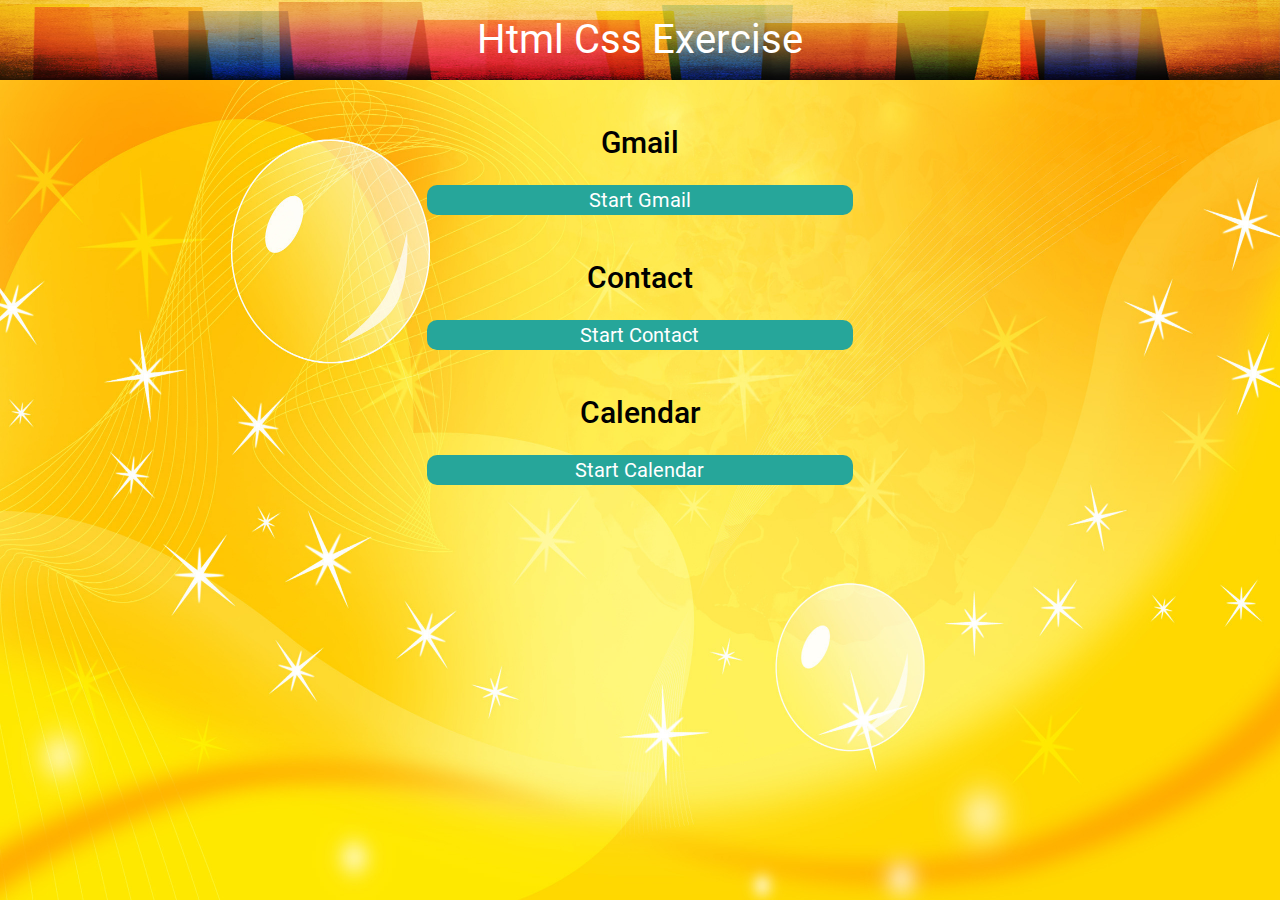
<file: index.html>
<!DOCTYPE html>
<html>
<head>
	<title>Select Menu</title>
	<!--Import Google Icon Font-->
    <link href="http://fonts.googleapis.com/icon?family=Material+Icons" rel="stylesheet">
    <!--Import materialize.css-->
    <link type="text/css" rel="stylesheet" href="css/materialize.min.css"  media="screen,projection"/>
    <link rel="stylesheet" type="text/css" href="css/index.css">
    <!--Let browser know website is optimized for mobile-->
    <meta name="viewport" content="width=device-width, initial-scale=1.0"/>
</head>
<body>
    <div class="header row">
        <a>Html Css Exercise</a>
    </div>
	<div class="contain-fluid page">
		<div class="row head">
            <p><strong>Gmail</strong></p>
        </div>
        <div class="row">
            <div class="button teal lighten-1 col s10 m4 offset-s1 offset-m4">
                <a href="gmail.html">Start Gmail</a>
            </div>
        </div>
		<div class="row head">
            <p><strong>Contact</strong></p>
        </div>
        <div class="row">
            <div class="button teal lighten-1 col s10 m4 offset-s1 offset-m4">
                <a href="contact.html">Start Contact</a>
            </div>
        </div>
        <div class="row head">
            <p><strong>Calendar</strong></p>
        </div>
        <div class="row">
            <div class="button teal lighten-1 col s10 m4 offset-s1 offset-m4">
                <a href="calendar.html">Start  Calendar</a>
            </div>
        </div>
	</div>
</body>
</html>
</file>
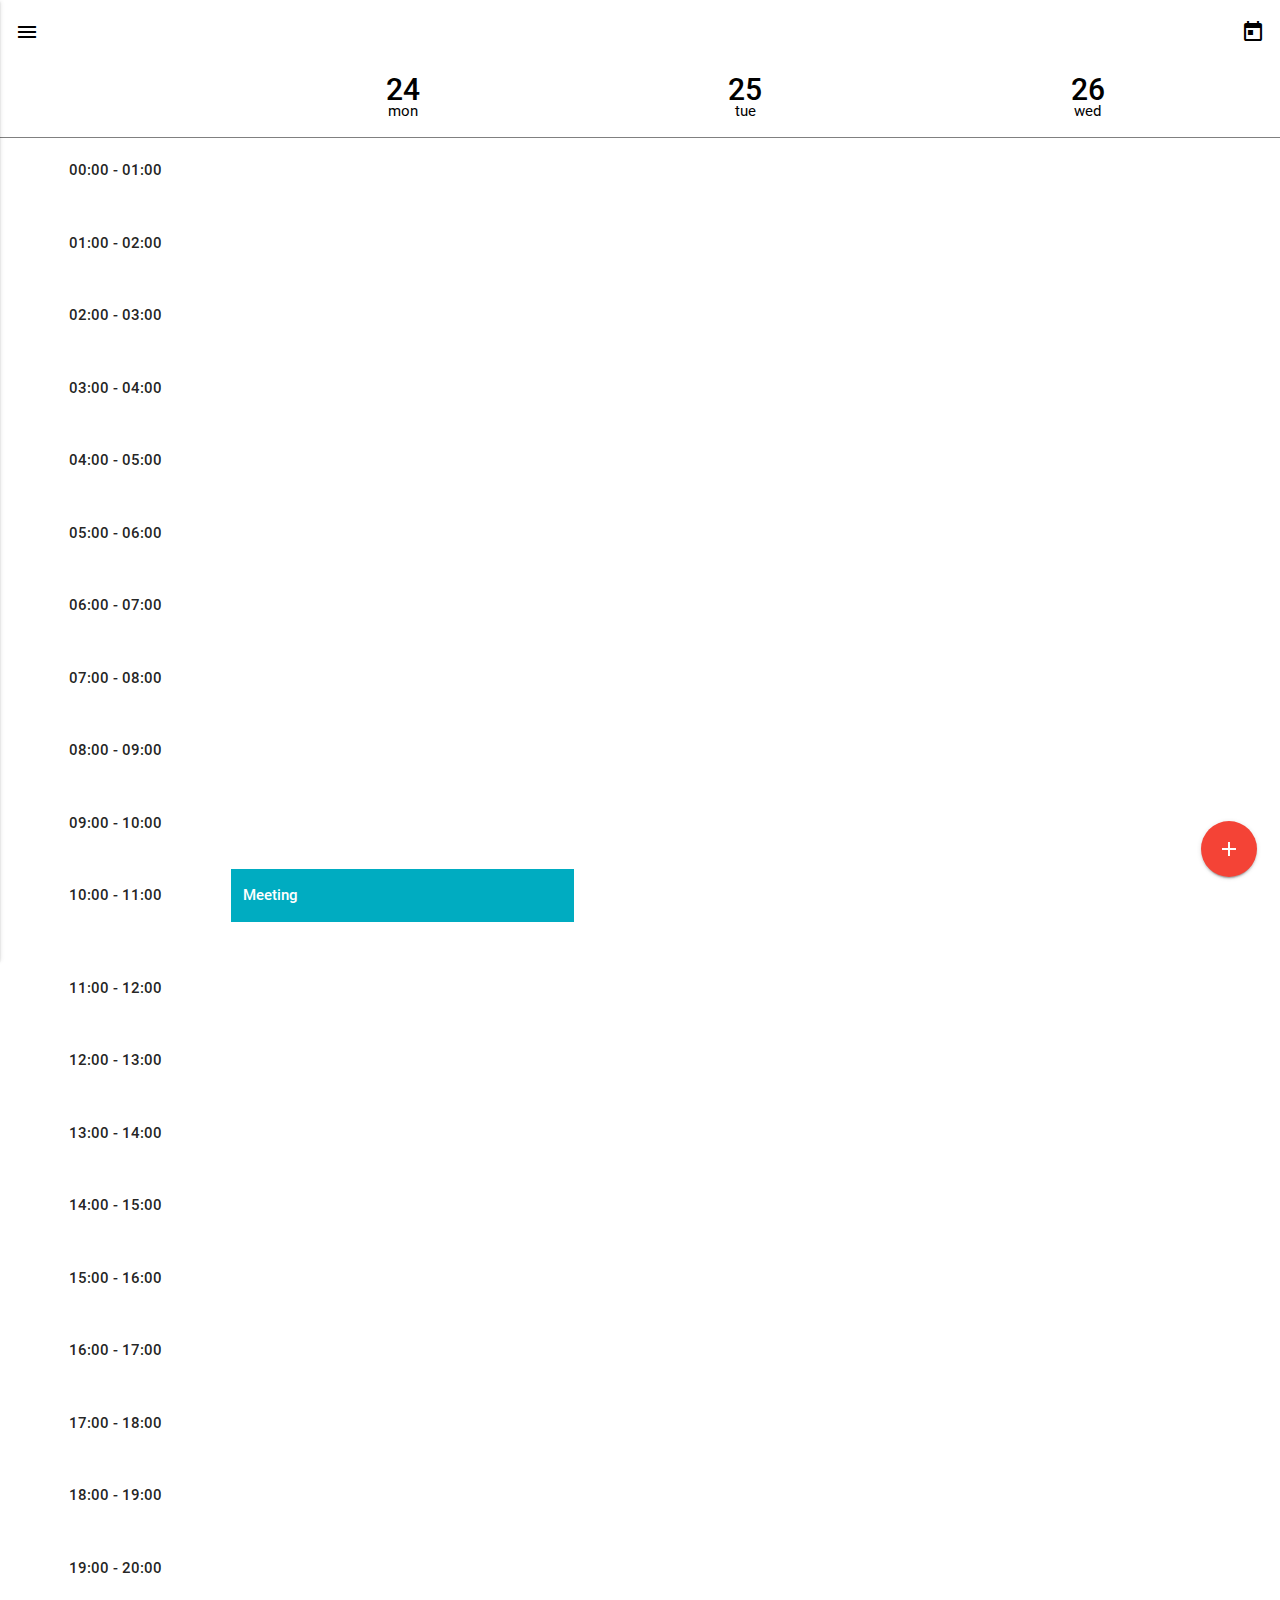
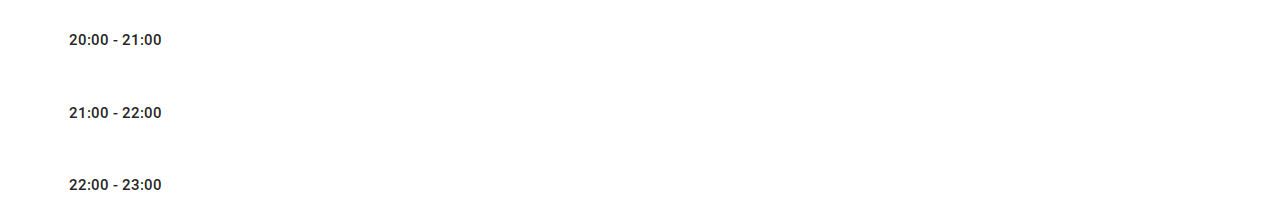
<file: calendar-3day.html>
<!DOCTYPE html>
<html>
<head>
	<title>Calendar day</title>
	<!--Import Google Icon Font-->
    <link href="http://fonts.googleapis.com/icon?family=Material+Icons" rel="stylesheet">
    <!--Import materialize.css-->
    <link type="text/css" rel="stylesheet" href="css/materialize.min.css"  media="screen,projection"/>
    <link rel="stylesheet" type="text/css" href="css/calendar-3day.css">
    <!--Let browser know website is optimized for mobile-->
    <meta name="viewport" content="width=device-width, initial-scale=1.0"/>
</head>
<body>
	<script type="text/javascript" src="https://code.jquery.com/jquery-2.1.1.min.js"></script>
    <script type="text/javascript" src="js/materialize.min.js"></script>
    <div class="navbar-fixed">
	    <nav>
	      	<div class="nav-wrapper white">
			    <ul class="left">
			    	<li><a href="#" data-activates="slide-out" class="button black-text"><i class="material-icons medium">menu</i></a></li>
			    	<li><a class="dropdown-button" href="#!" data-activates="dropdown1">Dropdown<i class="material-icons right">arrow_drop_down</i></a></li>
			    </ul>
			    <ul class="right">
			    	<li><a href="#" class="black-text"><i class="material-icons medium">today</i></a></li>
			    </ul>
	      	</div>
	      	<div class="today-event row white">
	      		<div class="col s8 m10 offset-s4 offset-m2">
	      			<div class="col s4 m4">
	      				<p><a class="black-text date" href="calendar-day.html"><strong>24</strong></a></p>
	      				<p><a class="black-text day">mon</a></p>
	      			</div>
	      			<div class="col s4 m4">
	      				<p><a class="black-text date" href="calendar-day.html"><strong>25</strong></a></p>
	      				<p><a class="black-text day">tue</a></p>
	      			</div>
	      			<div class="col s4 m4">
	      				<p><a class="black-text date" href="calendar-day.html"><strong>26</strong></a></p>
	      				<p><a class="black-text day">wed</a></p>
	      			</div>
	      		</div>
	      	</div>
	    </nav>
	</div>
	<ul id="slide-out" class="side-nav">
		<li><a id="side-nav-head"><strong>Google Calendar</strong></a></li>
		<li><a href="#"><i class="material-icons">view_agenda</i>Schedule</a></li>
		<li><a href="calendar-day.html"><i class="material-icons">view_day</i>Day</a></li>
		<li><a href="calendar-3day.html"><i class="material-icons">view_week</i>3 Day</a></li>
		<li><a href="calendar-week.html"><i class="material-icons">view_week</i>Week</a></li>
		<li><a href="calendar.html"><i class="material-icons">view_module</i>Month</a></li>
		<li><a href="#"><i class="material-icons">search</i>Search</a></li>
		<li><div class="divider"></div></li>
		<li><a href="#!"><i class="material-icons">settings</i>Settings</a></li>
		<li><a href="#!"><i class="material-icons">help</i>Help&feedback</a></li>
		<li><a href="index.html"><i class="material-icons"></i>Log out</a></li>
	</ul>
	<script type="text/javascript">
		$(".button").sideNav();
	</script>
	<div class="row time1 time"><div class="col s4 m2"><p><strong>00:00 - 01:00</strong></p></div></div>
	<div class="row time"><div class="col s4 m2"><p><strong>01:00 - 02:00</strong></p></div></div>
	<div class="row time"><div class="col s4 m2"><p><strong>02:00 - 03:00</strong></p></div></div>
	<div class="row time"><div class="col s4 m2"><p><strong>03:00 - 04:00</strong></p></div></div>
	<div class="row time"><div class="col s4 m2"><p><strong>04:00 - 05:00</strong></p></div></div>
	<div class="row time"><div class="col s4 m2"><p><strong>05:00 - 06:00</strong></p></div></div>
	<div class="row time"><div class="col s4 m2"><p><strong>06:00 - 07:00</strong></p></div></div>
	<div class="row time"><div class="col s4 m2"><p><strong>07:00 - 08:00</strong></p></div></div>
	<div class="row time"><div class="col s4 m2"><p><strong>08:00 - 09:00</strong></p></div></div>
	<div class="row time"><div class="col s4 m2"><p><strong>09:00 - 10:00</strong></p></div></div>
	<div class="row time">
		<div class="col s4 m2"><p><strong>10:00 - 11:00</strong></p></div>
		<div class="col s8 m10 row">
			<div class="col s4 m4 event"><p><a href="calendar-event.html"><strong>Meeting</strong></a></p></div>	
		</div>
	</div>
	<div class="row time"><div class="col s4 m2"><p><strong>11:00 - 12:00</strong></p></div></div>
	<div class="row time"><div class="col s4 m2"><p><strong>12:00 - 13:00</strong></p></div></div>
	<div class="row time"><div class="col s4 m2"><p><strong>13:00 - 14:00</strong></p></div></div>
	<div class="row time"><div class="col s4 m2"><p><strong>14:00 - 15:00</strong></p></div></div>
	<div class="row time"><div class="col s4 m2"><p><strong>15:00 - 16:00</strong></p></div></div>
	<div class="row time"><div class="col s4 m2"><p><strong>16:00 - 17:00</strong></p></div></div>
	<div class="row time"><div class="col s4 m2"><p><strong>17:00 - 18:00</strong></p></div></div>
	<div class="row time"><div class="col s4 m2"><p><strong>18:00 - 19:00</strong></p></div></div>
	<div class="row time"><div class="col s4 m2"><p><strong>19:00 - 20:00</strong></p></div></div>
	<div class="row time"><div class="col s4 m2"><p><strong>20:00 - 21:00</strong></p></div></div>
	<div class="row time"><div class="col s4 m2"><p><strong>21:00 - 22:00</strong></p></div></div>
	<div class="row time"><div class="col s4 m2"><p><strong>22:00 - 23:00</strong></p></div></div>

	<div class="fixed-action-btn click-to-toggle">
	    <a href="#" class="btn-floating btn-large red">
	    	<i class="large material-icons">add</i>
	    </a>
	    <ul>
	      <li><a class="btn-floating blue"><i class="material-icons">flag</i></a></li>
	      <li><a class="btn-floating blue"><i class="material-icons">notifications</i></a></li>
	      <li><a href="calendar-new-event.html" class="btn-floating blue"><i class="material-icons">today</i></a></li>
	    </ul>
	</div>
</body>
</html>
</file>
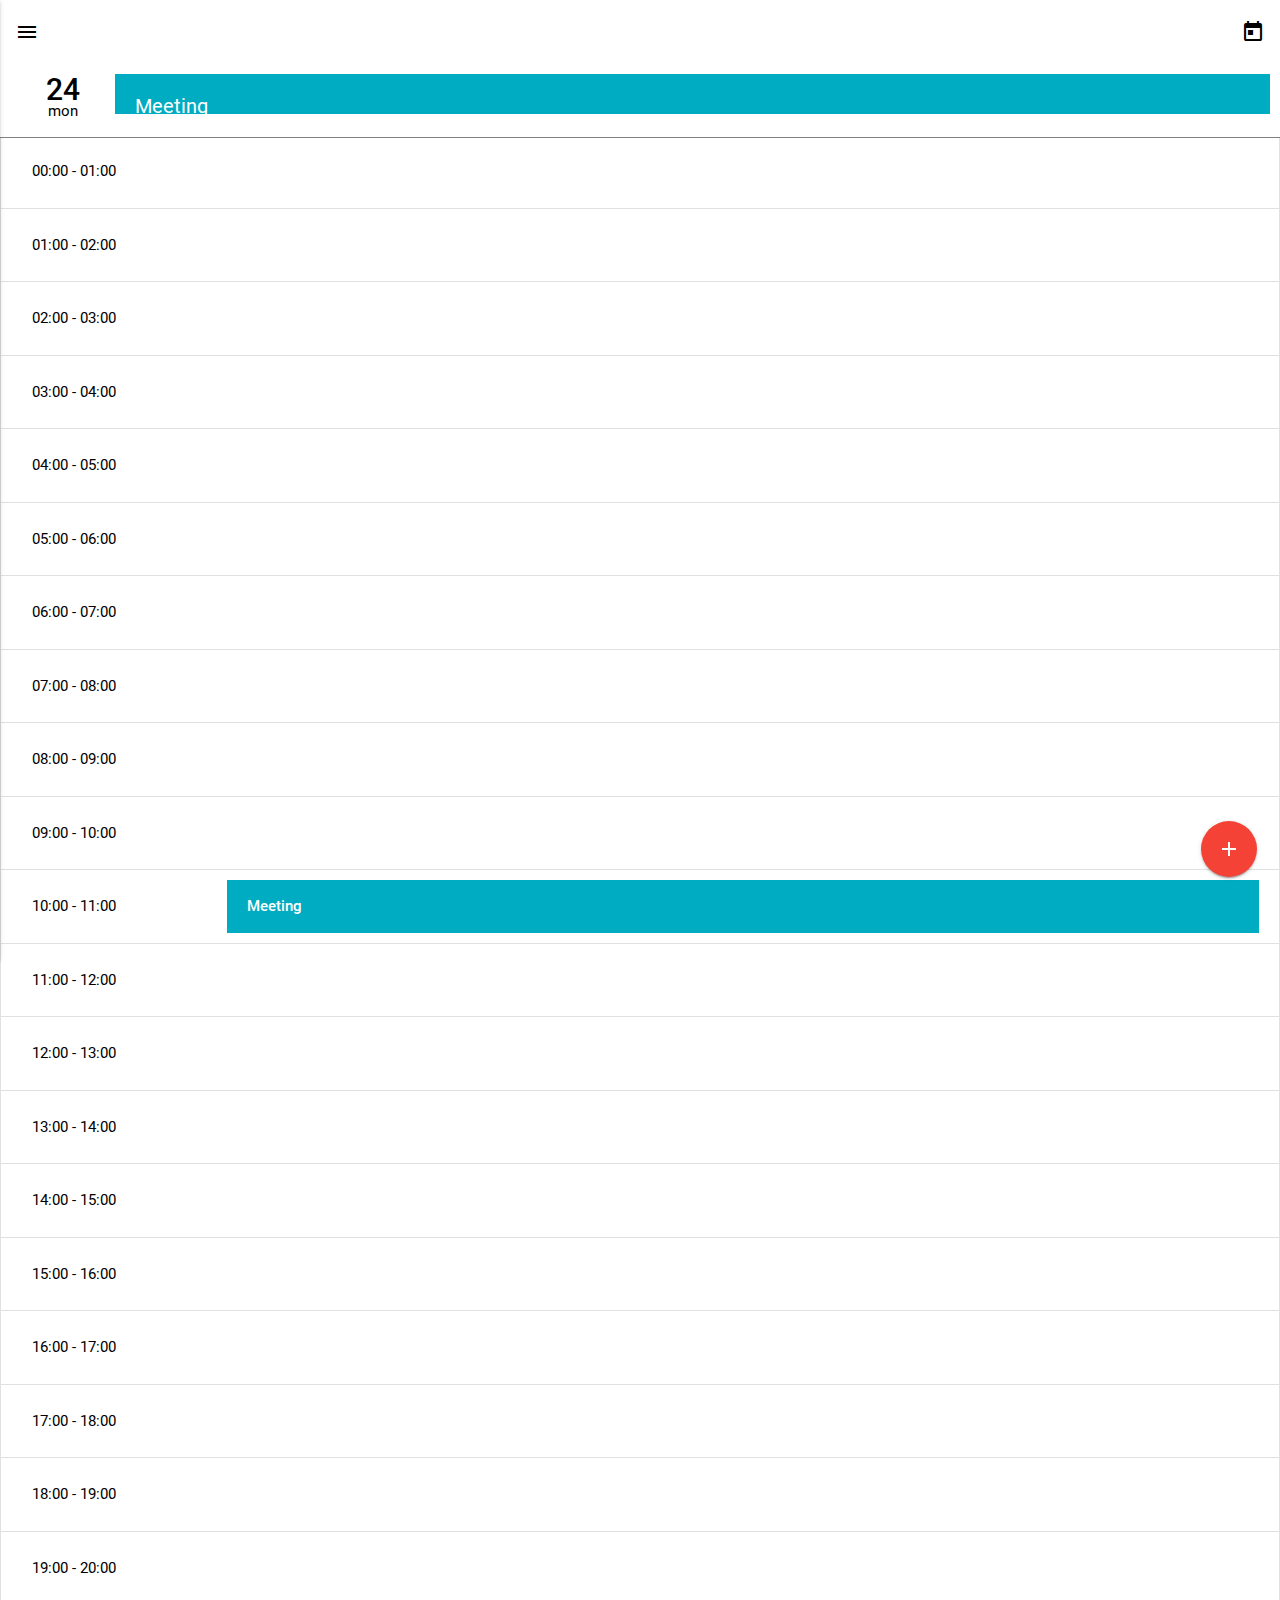
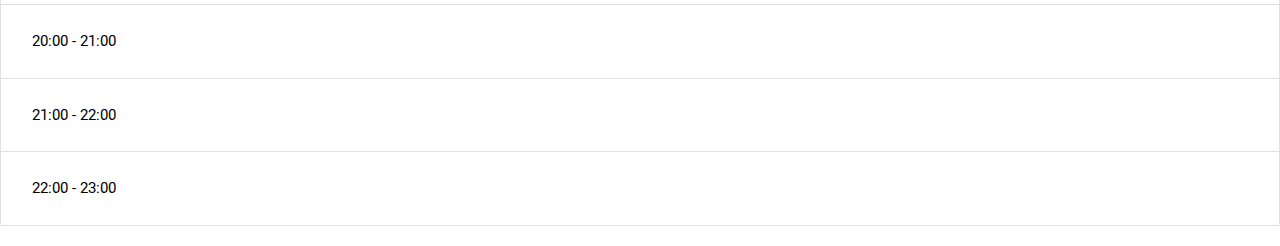
<file: calendar-day.html>
<!DOCTYPE html>
<html>
<head>
	<title>Calendar day</title>
	<!--Import Google Icon Font-->
    <link href="http://fonts.googleapis.com/icon?family=Material+Icons" rel="stylesheet">
    <!--Import materialize.css-->
    <link type="text/css" rel="stylesheet" href="css/materialize.min.css"  media="screen,projection"/>
    <link rel="stylesheet" type="text/css" href="css/calendar-day.css">
    <!--Let browser know website is optimized for mobile-->
    <meta name="viewport" content="width=device-width, initial-scale=1.0"/>
</head>
<body>
	<script type="text/javascript" src="https://code.jquery.com/jquery-2.1.1.min.js"></script>
    <script type="text/javascript" src="js/materialize.min.js"></script>
    <div class="navbar-fixed">
	    <nav>
	      	<div class="nav-wrapper white">
			    <ul class="left">
			    	<li><a href="#" data-activates="slide-out" class="button black-text"><i class="material-icons medium">menu</i></a></li>
			    	<li><a class="dropdown-button" href="#!" data-activates="dropdown1">Dropdown<i class="material-icons right">arrow_drop_down</i></a></li>
			    </ul>
			    <ul class="right">
			    	<li><a href="#" class="black-text"><i class="material-icons medium">today</i></a></li>
			    </ul>
	      	</div>
	      	<div class="today-event row white">
	      		<div class="col s2 m1">
	      			<p><a class="black-text date"><strong>24</strong></a></p>
	      			<p><a class="black-text day">mon</a></p>
	      		</div>
	      		<div class="col s10 m11 event-name">
	      			<a class="white-text">Meeting</a>
	      		</div>
	      	</div>
	    </nav>
	</div>
	<ul id="slide-out" class="side-nav">
		<li><a id="side-nav-head"><strong>Google Calendar</strong></a></li>
		<li><a href="#"><i class="material-icons">view_agenda</i>Schedule</a></li>
		<li><a href="calendar-day.html"><i class="material-icons">view_day</i>Day</a></li>
		<li><a href="calendar-3day.html"><i class="material-icons">view_week</i>3 Day</a></li>
		<li><a href="calendar-week.html"><i class="material-icons">view_week</i>Week</a></li>
		<li><a href="calendar.html"><i class="material-icons">view_module</i>Month</a></li>
		<li><a href="#"><i class="material-icons">search</i>Search</a></li>
		<li><div class="divider"></div></li>
		<li><a href="#!"><i class="material-icons">settings</i>Settings</a></li>
		<li><a href="#!"><i class="material-icons">help</i>Help&feedback</a></li>
		<li><a href="index.html"><i class="material-icons"></i>Log out</a></li>
	</ul>
	<script type="text/javascript">
		$(".button").sideNav();
	</script>
	<div class="row time-list collection">
		<a class="collection-item row"><div class="col s4 m2"><p>00:00 - 01:00</p></div></a>
		<a class="collection-item row"><div class="col s4 m2"><p>01:00 - 02:00</p></div></a>
		<a class="collection-item row"><div class="col s4 m2"><p>02:00 - 03:00</p></div></a>
		<a class="collection-item row"><div class="col s4 m2"><p>03:00 - 04:00</p></div></a>
		<a class="collection-item row"><div class="col s4 m2"><p>04:00 - 05:00</p></div></a>
		<a class="collection-item row"><div class="col s4 m2"><p>05:00 - 06:00</p></div></a>
		<a class="collection-item row"><div class="col s4 m2"><p>06:00 - 07:00</p></div></a>
		<a class="collection-item row"><div class="col s4 m2"><p>07:00 - 08:00</p></div></a>
		<a class="collection-item row"><div class="col s4 m2"><p>08:00 - 09:00</p></div></a>
		<a class="collection-item row"><div class="col s4 m2"><p>09:00 - 10:00</p></div></a>
		<a href="calendar-event.html" class="collection-item row"><div class="col s4 m2"><p>10:00 - 11:00</p></div><div class="col s8 m10 event"><p><strong>Meeting</strong></p></div></a>
		<a class="collection-item row"><div class="col s4 m2"><p>11:00 - 12:00</p></div></a>
		<a class="collection-item row"><div class="col s4 m2"><p>12:00 - 13:00</p></div></a>
		<a class="collection-item row"><div class="col s4 m2"><p>13:00 - 14:00</p></div></a>
		<a class="collection-item row"><div class="col s4 m2"><p>14:00 - 15:00</p></div></a>
		<a class="collection-item row"><div class="col s4 m2"><p>15:00 - 16:00</p></div></a>
		<a class="collection-item row"><div class="col s4 m2"><p>16:00 - 17:00</p></div></a>
		<a class="collection-item row"><div class="col s4 m2"><p>17:00 - 18:00</p></div></a>
		<a class="collection-item row"><div class="col s4 m2"><p>18:00 - 19:00</p></div></a>
		<a class="collection-item row"><div class="col s4 m2"><p>19:00 - 20:00</p></div></a>
		<a class="collection-item row"><div class="col s4 m2"><p>20:00 - 21:00</p></div></a>
		<a class="collection-item row"><div class="col s4 m2"><p>21:00 - 22:00</p></div></a>
		<a class="collection-item row"><div class="col s4 m2"><p>22:00 - 23:00</p></div></a>
	</div>
	<div class="fixed-action-btn click-to-toggle">
	    <a href="#" class="btn-floating btn-large red">
	    	<i class="large material-icons">add</i>
	    </a>
	    <ul>
	      <li><a class="btn-floating blue"><i class="material-icons">flag</i></a></li>
	      <li><a class="btn-floating blue"><i class="material-icons">notifications</i></a></li>
	      <li><a href="calendar-new-event.html" class="btn-floating blue"><i class="material-icons">today</i></a></li>
	    </ul>
	</div>
</body>
</html>
</file>
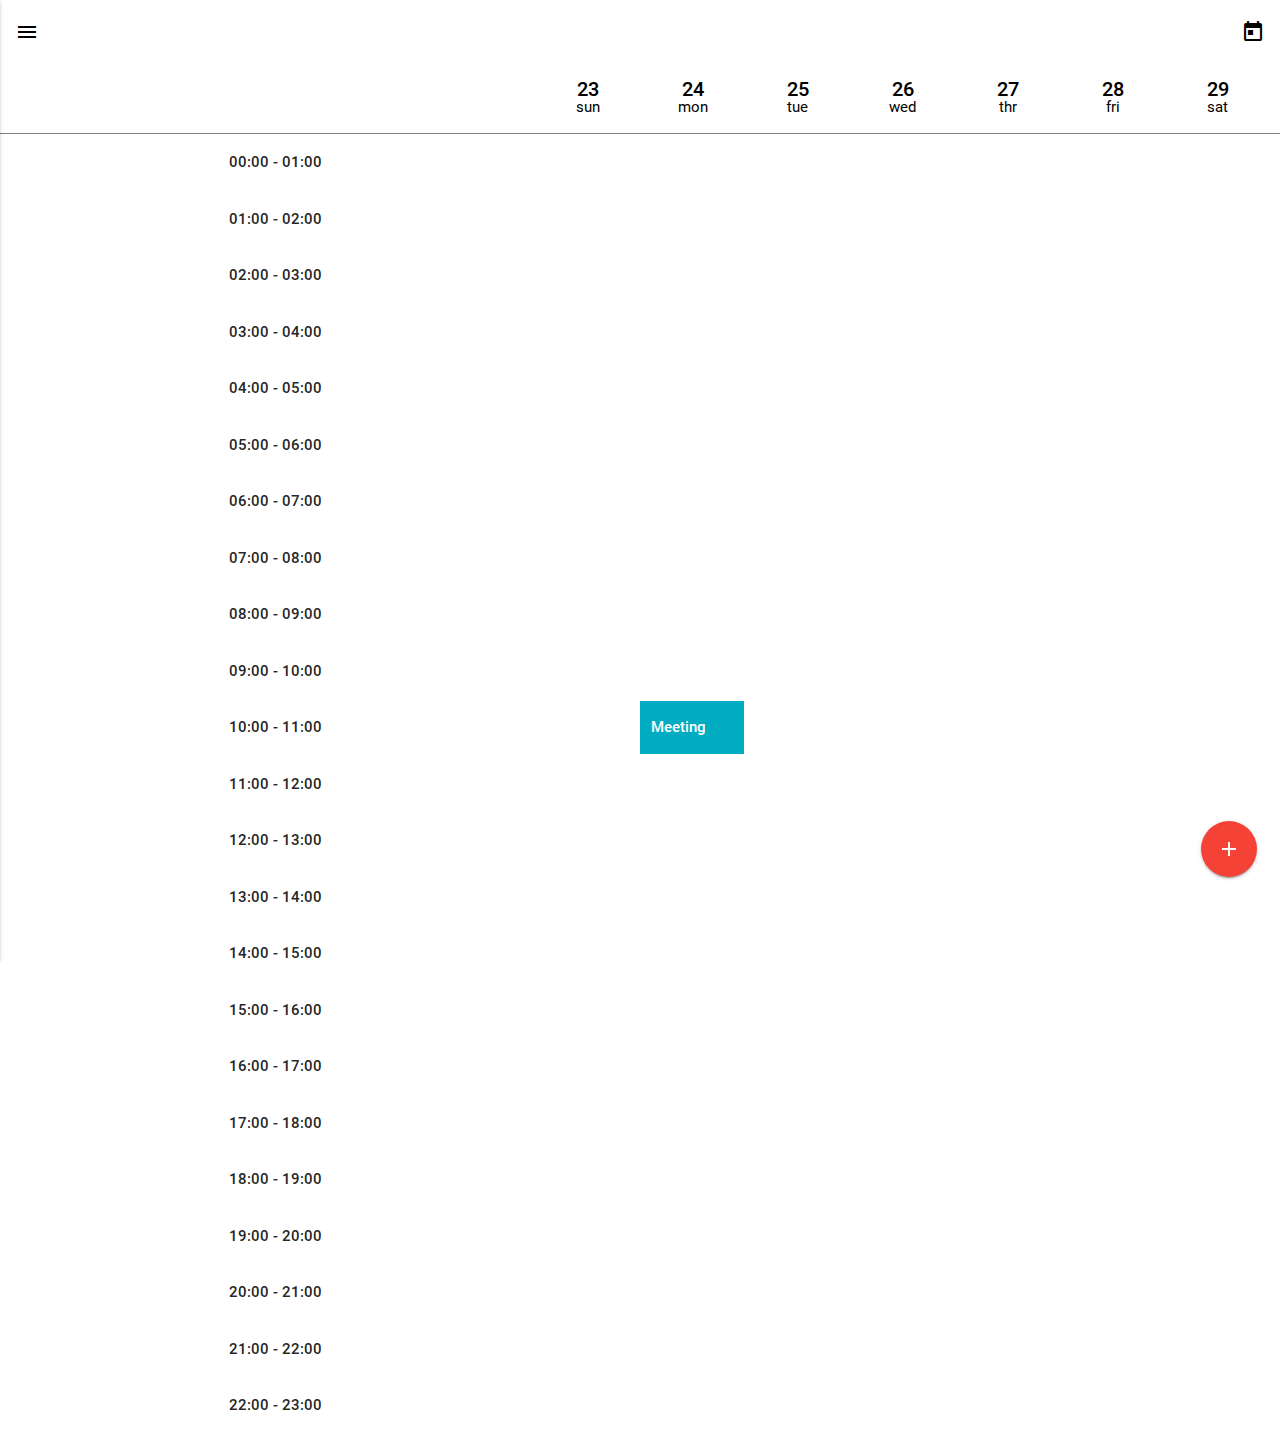
<file: calendar-week.html>
<!DOCTYPE html>
<html>
<head>
	<title>Calendar day</title>
	<!--Import Google Icon Font-->
    <link href="http://fonts.googleapis.com/icon?family=Material+Icons" rel="stylesheet">
    <!--Import materialize.css-->
    <link type="text/css" rel="stylesheet" href="css/materialize.min.css"  media="screen,projection"/>
    <link rel="stylesheet" type="text/css" href="css/calendar-week.css">
    <!--Let browser know website is optimized for mobile-->
    <meta name="viewport" content="width=device-width, initial-scale=1.0"/>
</head>
<body>
	<script type="text/javascript" src="https://code.jquery.com/jquery-2.1.1.min.js"></script>
    <script type="text/javascript" src="js/materialize.min.js"></script>
    <div class="navbar-fixed">
	    <nav>
	      	<div class="nav-wrapper white">
			    <ul class="left">
			    	<li><a href="#" data-activates="slide-out" class="button black-text"><i class="material-icons medium">menu</i></a></li>
			    	<li><a class="dropdown-button" href="#!" data-activates="dropdown1">Dropdown<i class="material-icons right">arrow_drop_down</i></a></li>
			    </ul>
			    <ul class="right">
			    	<li><a href="#" class="black-text"><i class="material-icons medium">today</i></a></li>
			    </ul>
	      	</div>
	      	<div class="today-event row white">
	      		<div class="col s1 m1 offset-s5 offset-m5 today">
	      			<p><a class="black-text date" href="calendar-day.html"><strong>23</strong></a></p>
	      			<p><a class="black-text day">sun</a></p>
	      		</div>
	      		<div class="col s1 m1 today">
	      			<p><a class="black-text date" href="calendar-day.html"><strong>24</strong></a></p>
	      			<p><a class="black-text day">mon</a></p>
	      		</div>
	      		<div class="col s1 m1 today">
	      			<p><a class="black-text date" href="calendar-day.html"><strong>25</strong></a></p>
	      			<p><a class="black-text day">tue</a></p>
	      		</div>
	      		<div class="col s1 m1 today">
	      			<p><a class="black-text date" href="calendar-day.html"><strong>26</strong></a></p>
	      			<p><a class="black-text day">wed</a></p>
	      		</div>
	      		<div class="col s1 m1 today">
	      			<p><a class="black-text date" href="calendar-day.html"><strong>27</strong></a></p>
	      			<p><a class="black-text day">thr</a></p>
	      		</div>
	      		<div class="col s1 m1 today">
	      			<p><a class="black-text date" href="calendar-day.html"><strong>28</strong></a></p>
	      			<p><a class="black-text day">fri</a></p>
	      		</div>
	      		<div class="col s1 m1 today">
	      			<p><a class="black-text date" href="calendar-day.html"><strong>29</strong></a></p>
	      			<p><a class="black-text day">sat</a></p>
	      		</div>
	      	</div>
	    </nav>
	</div>
	<ul id="slide-out" class="side-nav">
		<li><a id="side-nav-head"><strong>Google Calendar</strong></a></li>
		<li><a href="#"><i class="material-icons">view_agenda</i>Schedule</a></li>
		<li><a href="calendar-day.html"><i class="material-icons">view_day</i>Day</a></li>
		<li><a href="calendar-3day.html"><i class="material-icons">view_week</i>3 Day</a></li>
		<li><a href="calendar-week.html"><i class="material-icons">view_week</i>Week</a></li>
		<li><a href="calendar.html"><i class="material-icons">view_module</i>Month</a></li>
		<li><a href="#"><i class="material-icons">search</i>Search</a></li>
		<li><div class="divider"></div></li>
		<li><a href="#!"><i class="material-icons">settings</i>Settings</a></li>
		<li><a href="#!"><i class="material-icons">help</i>Help&feedback</a></li>
		<li><a href="index.html"><i class="material-icons"></i>Log out</a></li>
	</ul>
	<script type="text/javascript">
		$(".button").sideNav();
	</script>
	<div class="row time1 time"><div class="col s5 m5"><p><strong>00:00 - 01:00</strong></p></div></div>
	<div class="row time"><div class="col s5 m5"><p><strong>01:00 - 02:00</strong></p></div></div>
	<div class="row time"><div class="col s5 m5"><p><strong>02:00 - 03:00</strong></p></div></div>
	<div class="row time"><div class="col s5 m5"><p><strong>03:00 - 04:00</strong></p></div></div>
	<div class="row time"><div class="col s5 m5"><p><strong>04:00 - 05:00</strong></p></div></div>
	<div class="row time"><div class="col s5 m5"><p><strong>05:00 - 06:00</strong></p></div></div>
	<div class="row time"><div class="col s5 m5"><p><strong>06:00 - 07:00</strong></p></div></div>
	<div class="row time"><div class="col s5 m5"><p><strong>07:00 - 08:00</strong></p></div></div>
	<div class="row time"><div class="col s5 m5"><p><strong>08:00 - 09:00</strong></p></div></div>
	<div class="row time"><div class="col s5 m5"><p><strong>09:00 - 10:00</strong></p></div></div>
	<div class="row time">
		<div class="col s5 m5"><p><strong>10:00 - 11:00</strong></p></div>
		<div class="col s1 m1 offset-s1 offset-m1 event"><p><a href="calendar-event.html"><strong>Meeting</strong></a></p></div>	
	</div>
	<div class="row time"><div class="col s5 m5"><p><strong>11:00 - 12:00</strong></p></div></div>
	<div class="row time"><div class="col s5 m5"><p><strong>12:00 - 13:00</strong></p></div></div>
	<div class="row time"><div class="col s5 m5"><p><strong>13:00 - 14:00</strong></p></div></div>
	<div class="row time"><div class="col s5 m5"><p><strong>14:00 - 15:00</strong></p></div></div>
	<div class="row time"><div class="col s5 m5"><p><strong>15:00 - 16:00</strong></p></div></div>
	<div class="row time"><div class="col s5 m5"><p><strong>16:00 - 17:00</strong></p></div></div>
	<div class="row time"><div class="col s5 m5"><p><strong>17:00 - 18:00</strong></p></div></div>
	<div class="row time"><div class="col s5 m5"><p><strong>18:00 - 19:00</strong></p></div></div>
	<div class="row time"><div class="col s5 m5"><p><strong>19:00 - 20:00</strong></p></div></div>
	<div class="row time"><div class="col s5 m5"><p><strong>20:00 - 21:00</strong></p></div></div>
	<div class="row time"><div class="col s5 m5"><p><strong>21:00 - 22:00</strong></p></div></div>
	<div class="row time"><div class="col s5 m5"><p><strong>22:00 - 23:00</strong></p></div></div>

	<div class="fixed-action-btn click-to-toggle">
	    <a href="#" class="btn-floating btn-large red">
	    	<i class="large material-icons">add</i>
	    </a>
	    <ul>
	      <li><a class="btn-floating blue"><i class="material-icons">flag</i></a></li>
	      <li><a class="btn-floating blue"><i class="material-icons">notifications</i></a></li>
	      <li><a href="calendar-new-event.html" class="btn-floating blue"><i class="material-icons">today</i></a></li>
	    </ul>
	</div>
</body>
</html>
</file>
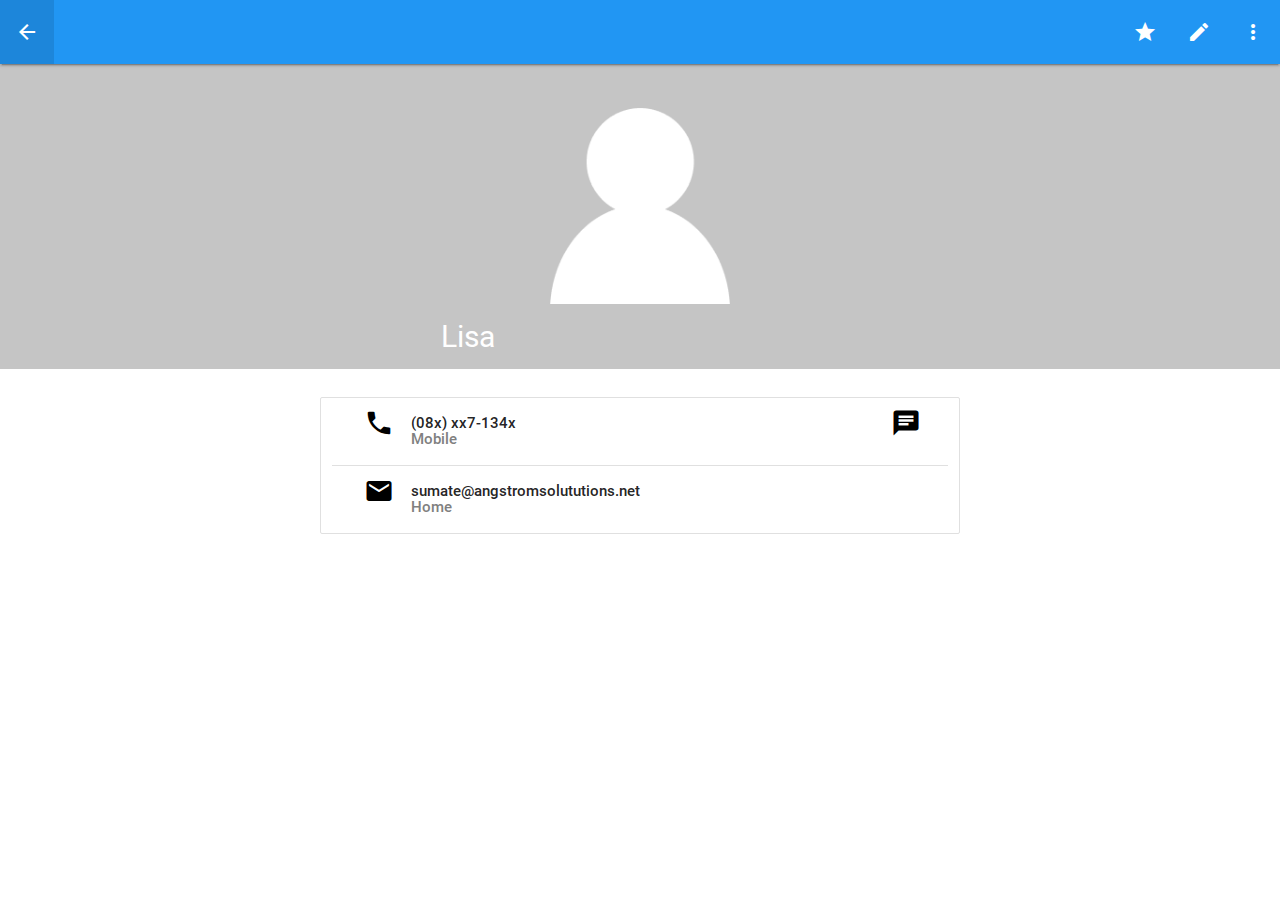
<file: contact-content.html>
<!DOCTYPE html>
<html>
<head>
	<title>Contact Content</title>
	<!--Import Google Icon Font-->
    <link href="http://fonts.googleapis.com/icon?family=Material+Icons" rel="stylesheet">
    <!--Import materialize.css-->
    <link type="text/css" rel="stylesheet" href="css/materialize.min.css"  media="screen,projection"/>
    <link rel="stylesheet" type="text/css" href="css/contact-content.css">
    <!--Let browser know website is optimized for mobile-->
    <meta name="viewport" content="width=device-width, initial-scale=1.0"/>
</head>
<body>
	<script type="text/javascript" src="https://code.jquery.com/jquery-2.1.1.min.js"></script>
    <script type="text/javascript" src="js/materialize.min.js"></script>
    <div class="navbar-fixed">    
        <nav>
            <div class="nav-wrapper blue">
                <ul class="left">
                    <li><a href="contact.html"><i class="material-icons small">arrow_back</i></a></li>
                </ul>
                <ul class="right">
                    <li><a href="#"><i class="material-icons small">star</i></a></li>
                    <li><a href="#"><i class="material-icons small">mode_edit</i></a></li>
                    <li><a href="#"><i class="material-icons small">more_vert</i></a></li>
                </ul>
            </div>
        </nav>
    </div>
    <div class="row image-select">
    	<div class="row"></div>
    	<div class="row"></div>
    	<div class="row"></div>
    	<div class="row"></div>
    	<div class="row"></div>
    	<div class="row"></div>
    	<div class="row"></div>
    	<div class="row"></div>
    	<div class="row"></div>
    	<div class="row"></div>
    	<div class="row"></div>
    	<div class="row"></div>
    </div>
    <div class="row name">
    	<div class="col m4 offset-m4"><a>Lisa</a></div>
    </div>
    <div class="row info">
    	<div class="collection col m6 offset-m3">
    		<div class="row collection-item line">
    			<div class="col m1 s2 icon">
    				<a><i class="material-icons small">phone</i></a>
    			</div>
    			<div class="col m10 s8 mobile">
    				<p><strong>(08x) xx7-134x<strong></p>
    				<p class="gray">Mobile</p>
    			</div>
    			<div class="col m1 s2 icon">
    				<a><i class="material-icons small">chat</i></a>
    			</div>
    		</div>
    		<div class="row collection-item line">
    			<div class="col m1 s2 icon">
    				<a><i class="material-icons small">mail</i></a>
    			</div>
    			<div class="col m10 s8 mail">
    				<p><strong>sumate@angstromsolututions.net</strong></p>
    				<p class="gray">Home</p>
    			</div>
    			<div class="col m1 s2"></div>
    		</div>
    	</div>
    </div>
</body>
</html>
</file>
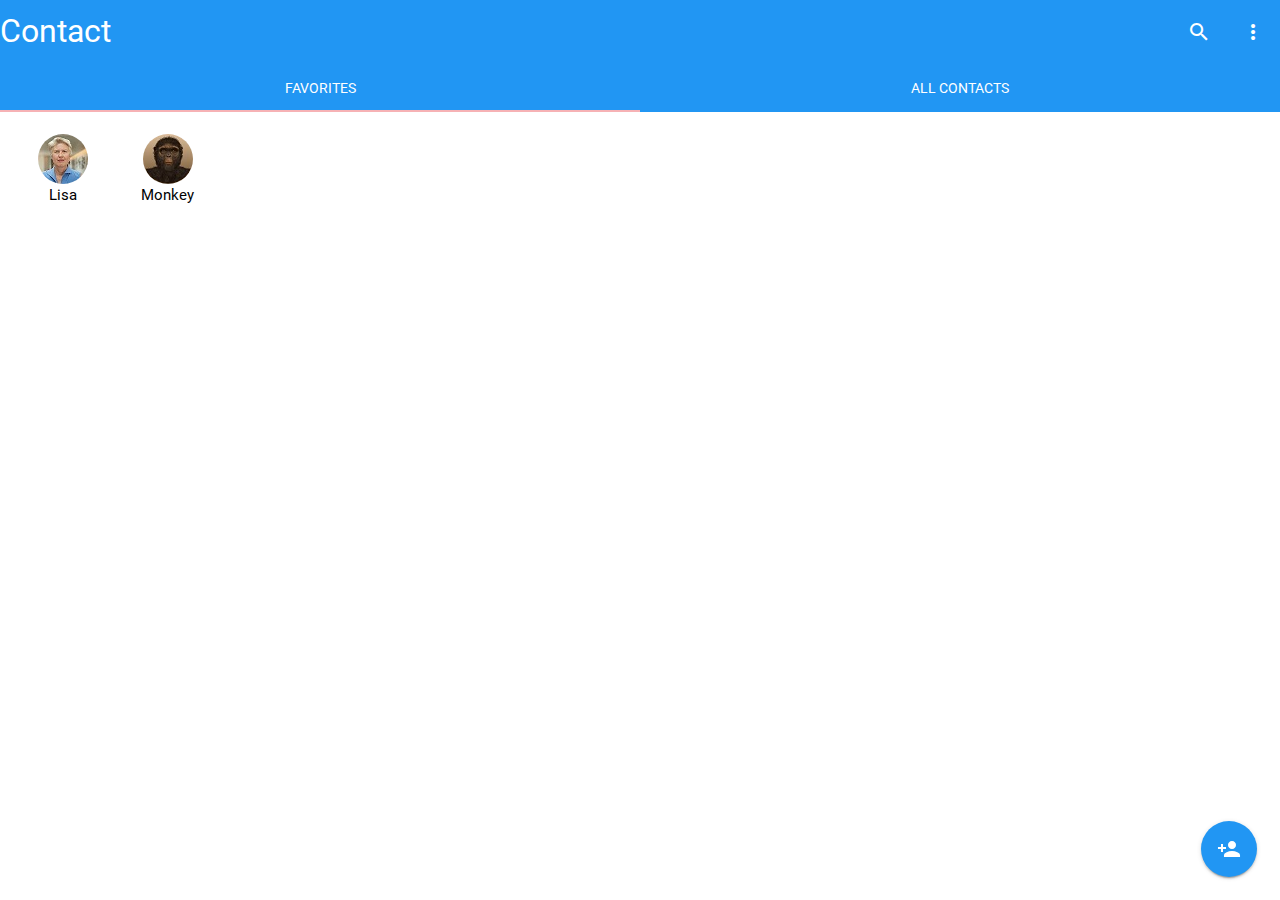
<file: contact.html>
<!DOCTYPE html>
<html>
<head>
	<title>Contact</title>
	<!--Import Google Icon Font-->
    <link href="http://fonts.googleapis.com/icon?family=Material+Icons" rel="stylesheet">
    <!--Import materialize.css-->
    <link type="text/css" rel="stylesheet" href="css/materialize.min.css"  media="screen,projection"/>
    <link rel="stylesheet" type="text/css" href="css/contact.css">
    <!--Let browser know website is optimized for mobile-->
    <meta name="viewport" content="width=device-width, initial-scale=1.0"/>
</head>
<body>
	<script type="text/javascript" src="https://code.jquery.com/jquery-2.1.1.min.js"></script>
    <script type="text/javascript" src="js/materialize.min.js"></script>
    <script type="text/javascript">
    	$("tabs-swipe-demo").ready(function(){
			$('ul.tabs').tabs();
		});
    </script>
    <div class="navbar-fixed">
	    <nav>
	      	<div class="nav-wrapper blue">
	      		  <a href="index.html" class="brand-logo left">Contact</a>
			      <ul class="right">
			        <li><a href="#"><i class="material-icons small">search</i></a></li>
			        <li><a href="#"><i class="material-icons small">more_vert</i></a></li>
			      </ul>
	      	</div>
	      	<div class="row nav-tab">
				<ul id="tabs-swipe-demo" class="tabs">
				    <li class="tab col s6"><a class="active" href="#tab-swipe-1">FAVORITES</a></li>
				    <li class="tab col s6"><a href="#tab-swipe-2">ALL CONTACTS</a></li>
				</ul>
			</div>
	    </nav>
	</div>
	<div class="fixed-action-btn click-to-toggle">
	    <a href="contact-add.html" class="btn-floating btn-large blue">
	      <i class="large material-icons">person_add</i>
	    </a>
	</div>
	<div id="tab-swipe-1" class="row">
		<div class="col s3 m1">
			<a href="contact-content.html"><img src="images/human4.jpg" class="circle" align="middle"></a>
			<figcaption id="name">Lisa</figcaption>
		</div>
		<div class="col s3 m1">
			<a href="contact-content.html"><img src="images/monkey.jpg" class="circle" align="middle"></a>
			<figcaption id="name">Monkey</figcaption>
		</div>
	</div>
	<div id="tab-swipe-2" class="row">
		<a href="contact-content.html" class="collection-item row">
			<div class="col s3 m1 offset-m2"><img src="images/human4.jpg" class="circle" align="middle"></div>
			<div class="col s9 m9"><p id="name">Lisa</p></div> 
		</a>
		<a href="contact-content.html" class="collection-item row">
			<div class="col s3 m1 offset-m2"><img src="images/monkey.jpg" class="circle" align="middle"></div>
			<div class="col s9 m9"><p id="name">Monkey</p></div> 
		</a>
	</div>
</body>
</html>
</file>
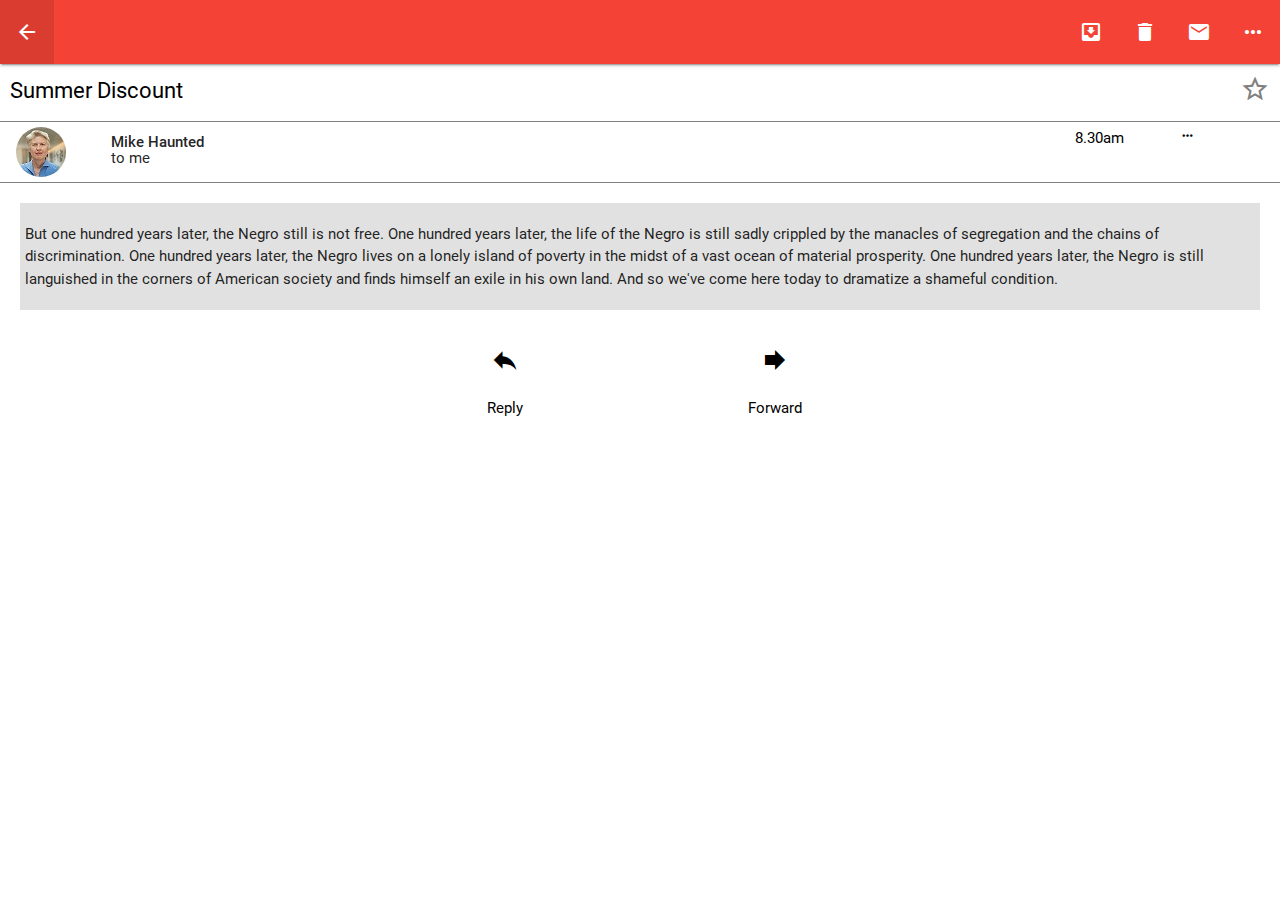
<file: gmail-content.html>
<!DOCTYPE html>
<html>
<head>
	<title>Gmail Content</title>
	<!--Import Google Icon Font-->
	<link href="http://fonts.googleapis.com/icon?family=Material+Icons" rel="stylesheet">
    <!--Import materialize.css-->
    <link type="text/css" rel="stylesheet" href="css/materialize.min.css"  media="screen,projection"/>
    <link rel="stylesheet" type="text/css" href="css/gmail-content.css">
    <!--Let browser know website is optimized for mobile-->
    <meta name="viewport" content="width=device-width, initial-scale=1.0"/>
</head>
<body>
	<script type="text/javascript" src="https://code.jquery.com/jquery-2.1.1.min.js"></script>
    <script type="text/javascript" src="js/materialize.min.js"></script>
    <div class="navbar-fixed">
        <nav>
            <div class="nav-wrapper red">
                  <ul class="left">
                    <li><a href="gmail.html" class="white-text"><i class="material-icons small">arrow_back</i></a></li>
                  </ul>
                  <ul class="right">
                    <li><a href="gmail.html" class="white-text"><i class="material-icons small">move_to_inbox</i></a></li>
                    <li><a class="white-text" href="#"><i class="material-icons small">delete</i></a></li>
                    <li><a class="white-text" href="#"><i class="material-icons small">mail</i></a></li>
                    <li><a class="white-text" href="#"><i class="material-icons small">more_horiz</i></a></li>
                  </ul>
            </div>
        </nav>
    </div>
    <div class="row mail-title">
    	<a class="title">Summer Discount</a>
    	<a class="star-element"><i class="material-icons small">star_border</i></a>
    </div>
    <div class="row mail-sender">
    	<div class="col s2 m1">
    		<img src="images/human4.jpg" class="circle sender-img" align="middle">
    	</div>
    	<div class="col s6 m9 sender">
    		<p><strong>Mike Haunted</strong></p>
    		<p>to me</p>
    	</div>
    	<div class="col s1 m1 offset-s1 time">
    		<a>8.30am</a>
    	</div>
    	<div class="col s1 m1 offset-s1 more">
    		<a href="#" class="black-text"><i class="material-icons tiny">more_horiz</i></a>
    	</div>
    </div> 
    <div class="row mail-content">
    	<p>But one hundred years later, the Negro still is not free. One hundred years later, the life of the Negro is still sadly crippled by the manacles of segregation and the chains of discrimination. One hundred years later, the Negro lives on a lonely island of poverty in the midst of a vast ocean of material prosperity. One hundred years later, the Negro is still languished in the corners of American society and finds himself an exile in his own land. And so we've come here today to dramatize a shameful condition.</p>
    </div>
    <div class="row footer">
    	<div class="col s4 offset-s4">
    		<div class="col s4 reply">
    			<p><a href="#"><i class="material-icons small">reply</i></a></p>
    			<p><a>Reply</a></p>
    		</div>
    		<div class="col s4 offset-s4 forward">
    			<p><a href="#"><i class="material-icons small">forward</i></a></p>
    			<p><a>Forward</a></p>
    		</div>
    	</div>
    </div>
</body>
</html>
</file>
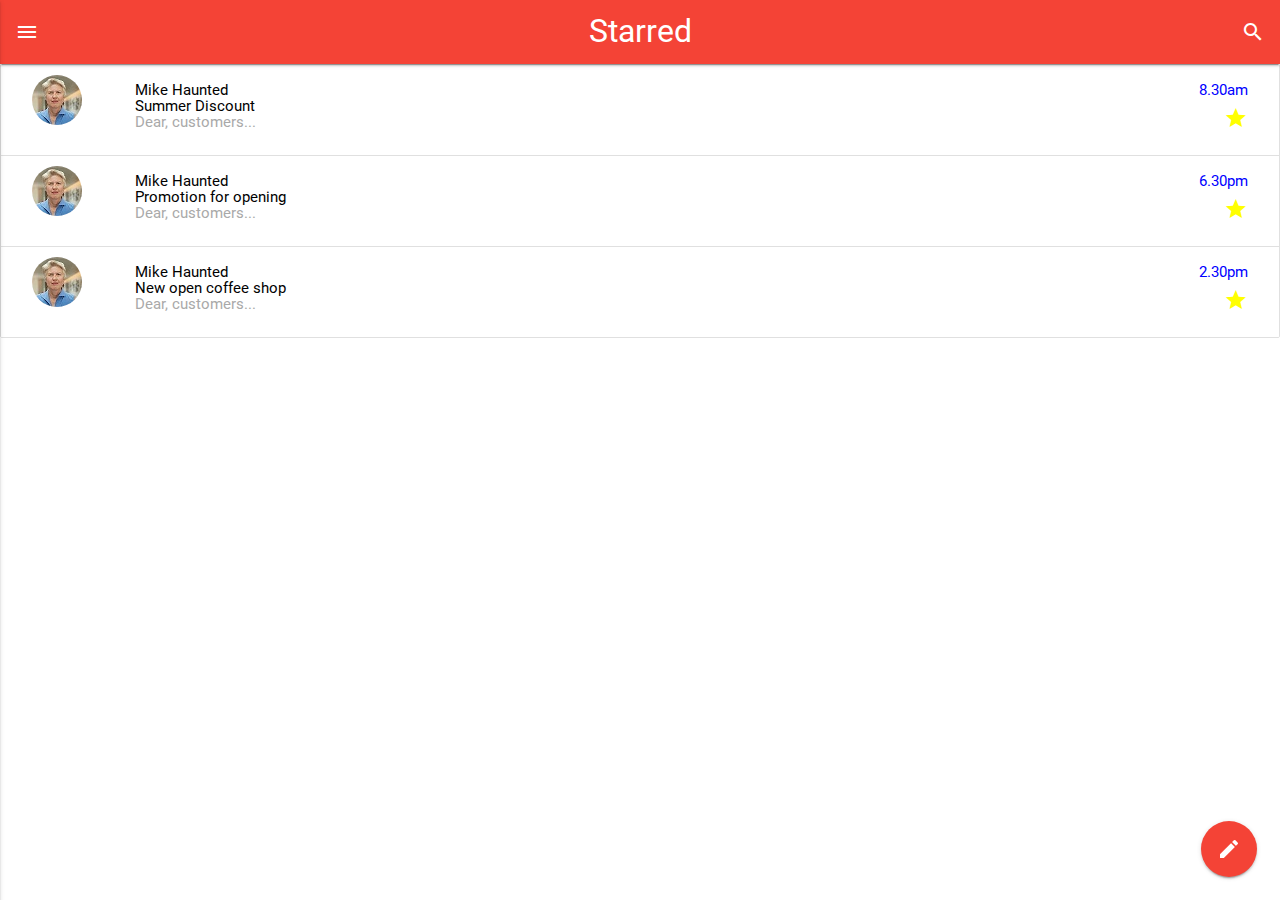
<file: gmail-star.html>
<!DOCTYPE html>
  <html>
    <head>
      <!--Import Google Icon Font-->
      <link href="http://fonts.googleapis.com/icon?family=Material+Icons" rel="stylesheet">
      <!--Import materialize.css-->
      <link type="text/css" rel="stylesheet" href="css/materialize.min.css"  media="screen,projection"/>
      <link rel="stylesheet" type="text/css" href="css/gmail-star.css">
      <!--Let browser know website is optimized for mobile-->
      <meta name="viewport" content="width=device-width, initial-scale=1.0"/>
    </head>

    <body>
      <!--Import jQuery before materialize.js-->
      <script type="text/javascript" src="https://code.jquery.com/jquery-2.1.1.min.js"></script>
      <script type="text/javascript" src="js/materialize.min.js"></script>
      <div class="navbar-fixed">
	      <nav>
	      	<div class="nav-wrapper red">
	      		  <a href="#!" class="brand-logo center">Starred</a>
			      <ul class="left">
			      	<li><a href="#" data-activates="slide-out" class="button"><i class="material-icons medium">menu</i></a></li>
			      </ul>
			      <ul class="right">
			        <li><a href="#""><i class="material-icons medium">search</i></a></li>
			      </ul>
	      	</div>
	      </nav>
	  </div>
	  <ul id="slide-out" class="side-nav">
		<li><div class="userView">
			<div class="background">
			  <img src="images/office.jpg">
			</div>
			<a href="#!user"><img class="circle" src="images/user-image.png"></a>
			<a href="#!name"><span class="white-text name">Sumate Napapitakkul</span></a>
			<a href="#!email"><span class="white-text email">sumate@angstromsolutions.net</span></a>
		</div></li>
		<li><a href="gmail.html"><i class="material-icons">inbox</i>Inbox</a></li>
		<li><div class="divider"></div></li>
		<li><a href="gmail-star.html"><i class="material-icons">star</i>Starred</a></li>
		<li><a href="gmail.html"><i class="material-icons">navigation</i>Important</a></li>
		<li><a href="gmail.html"><i class="material-icons">send</i>Sent</a></li>
		<li><a href="gmail.html"><i class="material-icons">description</i>Drafts</a></li>
		<li><a href="gmail.html"><i class="material-icons">email</i>All mail</a></li>
		<li><a href="gmail.html"><i class="material-icons">error</i>Spam</a></li>
		<li><a href="gmail.html"><i class="material-icons">delete</i>Trash</a></li>
		<li><div class="divider"></div></li>
		<li><a href="#!"><i class="material-icons">note_add</i>Create new</a></li>
		<li><div class="divider"></div></li>
		<li><a href="#!"><i class="material-icons">settings</i>Setting</a></li>
		<li><a href="#!"><i class="material-icons">feedback</i>Send feedback</a></li>
		<li><a href="#!"><i class="material-icons">help</i>Help</a></li>
		<li><a href="index.html"><i class="material-icons"></i>Log out</a></li>
	  </ul>
      <script type="text/javascript">$(".button").sideNav();</script>
	  <div class="collection mail-content">
	  	<a href="gmail-content.html" class="collection-item row">
	    	<div class="col s3 m1">
	    		<img src="images/human4.jpg" class="circle" align="middle">
	    	</div>
	    	<div class="col s6 m9">
	    		<p class="mail-sender">Mike Haunted</p>
	    		<p class="mail-title">Summer Discount</p>
	    		<p class="mail-content">Dear, customers...</p>
	    	</div>
	    	<div class="col s3 m2">
	    		<p class="time">8.30am</p>
	    		<p class="star"><i class="material-icons">star</i></p>
	    	</div>
	    </a>
	    <a href="gmail-content.html" class="collection-item row">
	    	<div class="col s3 m1">
	    		<img src="images/human4.jpg" class="circle" align="middle">
	    	</div>
	    	<div class="col s6 m9">
	    		<p class="mail-sender">Mike Haunted</p>
	    		<p class="mail-title">Promotion for opening</p>
	    		<p class="mail-content">Dear, customers...</p>
	    	</div>
	    	<div class="col s3 m2">
	    		<p class="time">6.30pm</p>
	    		<p class="star"><i class="material-icons">star</i></p>
	    	</div>
	    </a>
	    <a href="gmail-content.html" class="collection-item row">
	    	<div class="col s3 m1">
	    		<img src="images/human4.jpg" class="circle" align="middle">
	    	</div>
	    	<div class="col s6 m9">
	    		<p class="mail-sender">Mike Haunted</p>
	    		<p class="mail-title">New open coffee shop</p>
	    		<p class="mail-content">Dear, customers...</p>
	    	</div>
	    	<div class="col s3 m2">
	    		<p class="time">2.30pm</p>
	    		<p class="star"><i class="material-icons">star</i></p>
	    	</div>
	    </a>
	  </div>
	  <div class="fixed-action-btn click-to-toggle">
	    <a href="gmail-send.html" class="btn-floating btn-large red">
	      <i class="large material-icons">mode_edit</i>
	    </a>
	  </div>
    </body>
  </html>
</file>
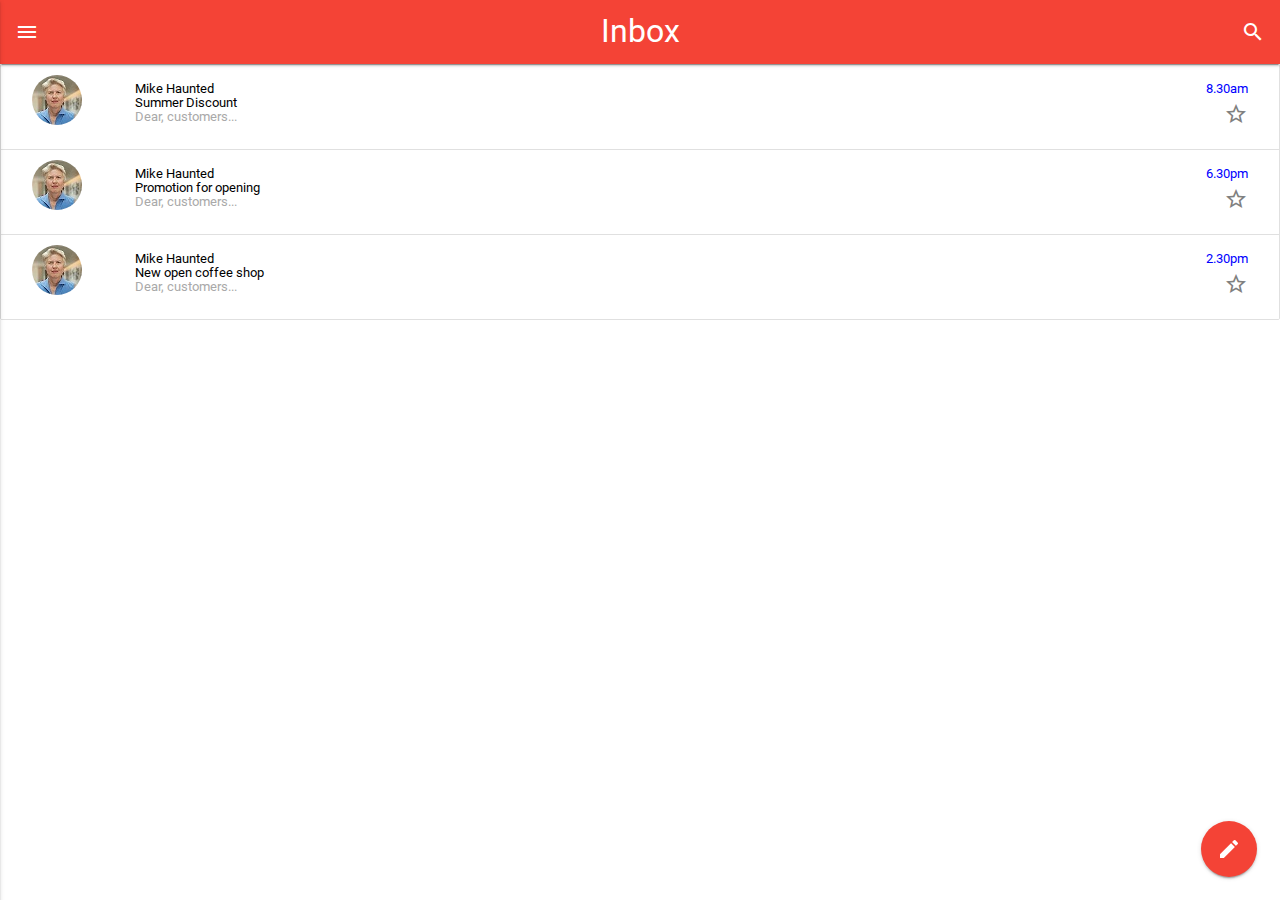
<file: gmail.html>
<!DOCTYPE html>
  <html>
    <head>
      <!--Import Google Icon Font-->
      <link href="http://fonts.googleapis.com/icon?family=Material+Icons" rel="stylesheet">
      <!--Import materialize.css-->
      <link type="text/css" rel="stylesheet" href="css/materialize.min.css"  media="screen,projection"/>
      <link rel="stylesheet" type="text/css" href="css/gmail.css">
      <!--Let browser know website is optimized for mobile-->
      <meta name="viewport" content="width=device-width, initial-scale=1.0"/>
    </head>

    <body>
      <!--Import jQuery before materialize.js-->
      <script type="text/javascript" src="https://code.jquery.com/jquery-2.1.1.min.js"></script>
      <script type="text/javascript" src="js/materialize.min.js"></script>
      <div class="navbar-fixed">
	      <nav>
	      	<div class="nav-wrapper red">
	      		  <a href="#!" class="brand-logo center">Inbox</a>
			      <ul class="left">
			      	<li><a href="#" data-activates="slide-out" class="button"><i class="material-icons medium">menu</i></a></li>
			      </ul>
			      <ul class="right">
			        <li><a href="#""><i class="material-icons medium">search</i></a></li>
			      </ul>
	      	</div>
	      </nav>
	  </div>
	  <ul id="slide-out" class="side-nav">
		<li><div class="userView">
			<div class="background">
			  <img src="images/office.jpg">
			</div>
			<a href="#!user"><img class="circle" src="images/user-image.png"></a>
			<a href="#!name"><span class="white-text name">Sumate Napapitakkul</span></a>
			<a href="#!email"><span class="white-text email">sumate@angstromsolutions.net</span></a>
		</div></li>
		<li><a href="gmail.html"><i class="material-icons">inbox</i>Inbox</a></li>
		<li><div class="divider"></div></li>
		<li><a href="gmail-star.html"><i class="material-icons">star</i>Starred</a></li>
		<li><a href="gmail.html"><i class="material-icons">navigation</i>Important</a></li>
		<li><a href="gmail.html"><i class="material-icons">send</i>Sent</a></li>
		<li><a href="gmail.html"><i class="material-icons">description</i>Drafts</a></li>
		<li><a href="gmail.html"><i class="material-icons">email</i>All mail</a></li>
		<li><a href="gmail.html"><i class="material-icons">error</i>Spam</a></li>
		<li><a href="gmail.html"><i class="material-icons">delete</i>Trash</a></li>
		<li><div class="divider"></div></li>
		<li><a href="#!"><i class="material-icons">note_add</i>Create new</a></li>
		<li><div class="divider"></div></li>
		<li><a href="#!"><i class="material-icons">settings</i>Setting</a></li>
		<li><a href="#!"><i class="material-icons">feedback</i>Send feedback</a></li>
		<li><a href="#!"><i class="material-icons">help</i>Help</a></li>
		<li><a href="index.html"><i class="material-icons"></i>Log out</a></li>
	  </ul>
	  <script type="text/javascript">$(".button").sideNav();</script>
	  <div class="collection mail-content">
	  	<a href="gmail-content.html" class="collection-item row">
	    	<div class="col s3 m1">
	    		<img src="images/human4.jpg" class="circle" align="middle">
	    	</div>
	    	<div class="col s6 m9">
	    		<p class="mail-sender">Mike Haunted</p>
	    		<p class="mail-title">Summer Discount</p>
	    		<p class="mail-content">Dear, customers...</p>
	    	</div>
	    	<div class="col s3 m2">
	    		<p class="time">8.30am</p>
	    		<p class="star"><i class="material-icons">star_border</i></p>
	    	</div>
	    </a>
	    <a href="gmail-content.html" class="collection-item row">
	    	<div class="col s3 m1">
	    		<img src="images/human4.jpg" class="circle" align="middle">
	    	</div>
	    	<div class="col s6 m9">
	    		<p class="mail-sender">Mike Haunted</p>
	    		<p class="mail-title">Promotion for opening</p>
	    		<p class="mail-content">Dear, customers...</p>
	    	</div>
	    	<div class="col s3 m2">
	    		<p class="time">6.30pm</p>
	    		<p class="star"><i class="material-icons">star_border</i></p>
	    	</div>
	    </a>
	    <a href="gmail-content.html" class="collection-item row">
	    	<div class="col s3 m1">
	    		<img src="images/human4.jpg" class="circle" align="middle">
	    	</div>
	    	<div class="col s6 m9">
	    		<p class="mail-sender">Mike Haunted</p>
	    		<p class="mail-title">New open coffee shop</p>
	    		<p class="mail-content">Dear, customers...</p>
	    	</div>
	    	<div class="col s3 m2">
	    		<p class="time">2.30pm</p>
	    		<p class="star"><i class="material-icons">star_border</i></p>
	    	</div>
	    </a>
	  </div>
	  <div class="fixed-action-btn click-to-toggle">
	    <a href="gmail-send.html" class="btn-floating btn-large red">
	      <i class="large material-icons">mode_edit</i>
	    </a>
	  </div>
    </body>
  </html>
</file>
<file: css/index.css>
html{
    background: url(../images/index-body.jpg) no-repeat center center; 
    background-size: 100% 100%; 
    height: 100%;
}
.head{
    text-align: center;
    font-size: 30px;
    margin-top: 40px;
}
.head p{
    color: #000;
    margin-bottom: 0;
}
.button{
    text-align: center;
    font-size: 20px;
    margin: 0 20px;
    border-radius: 10px;
    padding: 20px 0;
}
.button a{
    padding: 0 30%;
    color: #fff;
}
.header{
    padding: 10px;
    font-size: 40px;
    font-style: bold;
    text-align: center;
    background: url(../images/index-bg.jpg) no-repeat center center; 
    background-size: 100% 100%; 
}
.header a{
    color: #fff;
}
</file>
<file: css/calendar-3day.css>
.navbar-fixed .today-event{
	padding: 10px;
	border-bottom: 1px solid gray; 
}
.navbar-fixed .today-event p{
	line-height: 1px;
	text-align: center;
}
.navbar-fixed .today-event .date{
	font-size: 30px;
}
.navbar-fixed .today-event .event-name{
	height: 40px;
	background-color: #00acc1;
	font-size: 20px;
	padding: 0 20px 0 0;
}
.time1{
	margin-top: 70px;
}
.time{
	border-bottom: 1px gray;
	margin-bottom: 0;
	padding: 10px;
	text-align: center;
}
.time .event{
	background-color: #00acc1;
	text-align: left;
}
.time .event a{
	color: #fff;
	display: inline-block;
	padding: 0 100% 0 0;
}
</file>
<file: css/calendar-day.css>
.navbar-fixed .today-event{
	padding: 10px;
	border-bottom: 1px solid gray; 
}
.navbar-fixed .today-event p{
	line-height: 1px;
	text-align: center;
}
.navbar-fixed .today-event .date{
	font-size: 30px;
}
.navbar-fixed .today-event .event-name{
	height: 40px;
	background-color: #00acc1;
	font-size: 20px;
	padding: 0 20px 0 20px;
}
.time-list{
	margin-top: 70px;
}
.time-list a{
	border-bottom: 1px gray;
}
.time-list .collection-item p{
	color: #000;
}
.time-list .collection-item .event{
	background-color: #00acc1;
	padding: 0 20px 0 20px;
}
.time-list .collection-item .event p{
	color: #fff;
}
</file>
<file: css/calendar-week.css>
.navbar-fixed .today-event{
	padding: 10px;
	border-bottom: 1px solid gray; 
}
.navbar-fixed .today-event .today{
}
.navbar-fixed .today-event p{
	line-height: 1px;
	text-align: center;
}
.navbar-fixed .today-event .date{
	font-size: 20px;
}
.time1{
	margin-top: 70px;
}
.time{
	border-bottom: 1px gray;
	margin-bottom: 0;
	padding: 2px 15px;
	text-align: center;
}
.time .event{
	background-color: #00acc1;
	text-align: left;
}
.time .event a{
	color: #fff;
	display: inline-block;
	padding: 0 100% 0 0;
}
</file>
<file: css/contact-content.css>
.image-select{
	text-align: right;
	background-image: url(../images/user-image.png); 
	background-position: top center;
	background-repeat: no-repeat;
	background-size: auto 100%;
	background-color: #c5c5c5;
	margin-bottom: 0px;
}
.image-select a{
	color: #fff;
}
.name{
	background-color: #c5c5c5;
	font-size: 30px;
	padding: 10px;
}
.name a{
	color: #fff;
}
.info .line .mobile, .info .line .mail{
	line-height: 1px;
}
.info .line .gray{
	color: gray;
}
.info .line .icon a{
	color: #000;
}
</file>
<file: css/contact.css>
#tab-swipe-1{
	margin-top: 60px;
	padding: 10px;
}
#tab-swipe-1 .col{
	text-align: center;
}
#tab-swipe-2{
	padding: 5px;
	margin-top: 60px;
}
#tab-swipe-2 p{
	color: #000;
} 
#name{
	color: #000;
}
</file>
<file: css/gmail-content.css>
.nav-wrapper ul li img{
	max-height: 100%;
	max-width: 100%;
}
.mail-title{
	border-bottom: 1px solid gray;
	padding: 10px;
	margin-bottom: 0px;
}
.mail-title .title{
	font-size: 22px;
	color: #000;
}
.mail-title .star-element{
	float: right;
	color: gray;
}
.mail-sender{
	padding: 5px;
	border-bottom: 1px solid gray;
}
.mail-sender .sender{
	line-height: 1px;
	padding: 0;
}
.mail-sender img{
	max-width: 100%;
	max-height: 100%;
}
.mail-sender .sender{
	font-size: 100%;
}
.mail-sender .time{
	font-size: 100%;
}
.mail-sender .time a{
	color: #000;
}
.mail-content{
	margin: 20px;
	background-color: #e1e1e1;
	padding: 5px;
}
.mail-content pre{
	margin: 0;
	padding: 0;
}
.footer a{
	color: #000;
}
.footer .reply{
	text-align: center;
}
.footer .forward{
	text-align: center;
}
</file>
<file: css/gmail-star.css>
.side-nav li img{
	max-height: 100%;
	max-width: 100%;
}
.collection{
	margin-top: 0;
	padding-top : 0;
}
.mail-content .col p{
	line-height: 1px;
	font-size: 100%;
}
.mail-content .col .mail-title, .mail-content .col .mail-sender{
	font-style: bold;
	color: black;
}
.mail-content .col .mail-content{
	color: #a9a9a9;
}
.mail-content .col .time{
	color: blue;
	text-align: right;
}
.mail-content .col .star{
	color: #ff0;
	text-align: right;
}
.mail-content a .col img{
	max-height: 100%;
	max-width: 100%;
}
</file>
<file: css/gmail.css>
.side-nav li img{
	max-height: 100%;
	max-width: 100%;
}
.collection{
	margin-top: 0;
	padding-top : 0;
}
.mail-content .col p{
	line-height: 1px;
	font-size: 13px;
}
.mail-content .col .mail-title, .mail-content .col .mail-sender{
	font-style: bold;
	color: black;
}
.mail-content .col .mail-content{
	color: #a9a9a9;
}
.mail-content .col .time{
	color: blue;
	text-align: right;
}
.mail-content .col .star{
	color: gray;
	text-align: right;
}
.mail-content a .col img{
	max-height: 100%;
	max-width: 100%;
}
</file>
